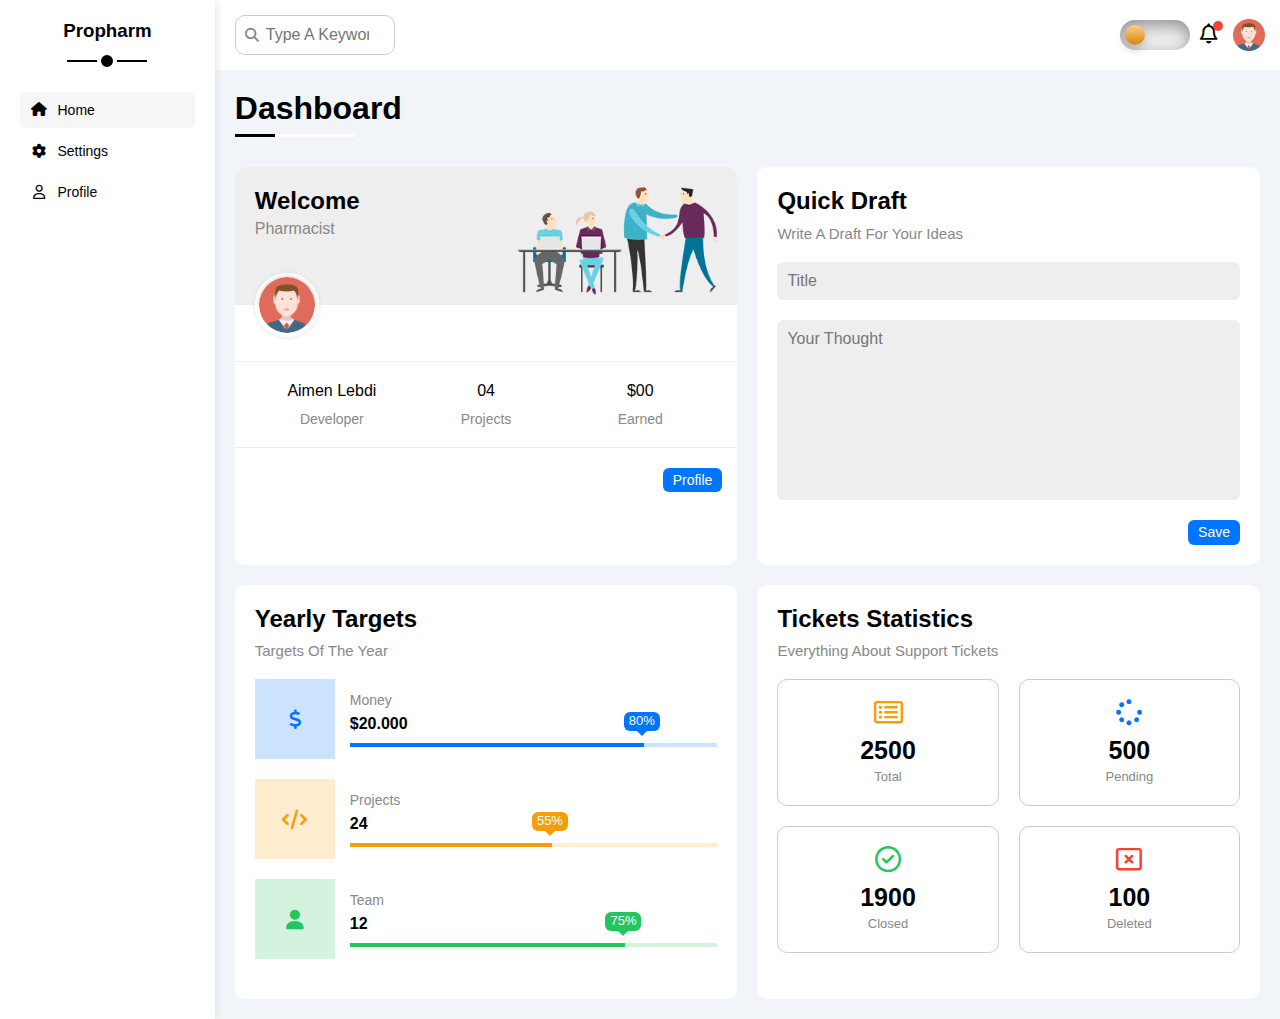
<file: index.html>
<!DOCTYPE html>
<html lang="en">
  <head>
    <meta charset="UTF-8" />
    <meta name="viewport" content="width=device-width, initial-scale=1.0" />
    <link rel="stylesheet" href="css/all.min.css" />
    <link rel="stylesheet" href="css/normalize.css" />
    <link rel="stylesheet" href="css/framework.css" />
    <link rel="stylesheet" href="css/master.css" />
    <!-- google fonts Cairo -->
    <link rel="preconnect" href="https://fonts.googleapis.com" />
    <link rel="preconnect" href="https://fonts.gstatic.com" crossorigin />
    <link
      href="https://fonts.googleapis.com/css2?family=Cairo:wght@200..1000&display=swap"
      rel="stylesheet"
    />
    <title>Propharm</title>
  </head>
  <body>
    <div class="page d-flex">
      <div class="sidebar bg-white p-20 p-relative">
        <h3 class="p-relative txt-c mt-0">Propharm</h3>
        <ul>
          <li>
            <a class="active d-flex items-center fs-14 c-black rad-6 p-10 tran-3 mb-5" href="index.html">
              <i class="fa-solid fa-house fa-fw"></i>
              <span class="fs-14 ml-10 hide-mobile">Home</span>
            </a>
          </li>
          <li>
            <a class="d-flex align-center fs-14 c-black rad-6 p-10 tran-3 mb-5" href="settings.html">
              <i class="fa-solid fa-gear fa-fw"></i>
              <span class="fs-14 ml-10 hide-mobile">Settings</span>
            </a>
          </li>
          <li>
            <a class="d-flex align-center fs-14 c-black rad-6 p-10 tran-3 mb-5" href="profile.html">
              <i class="fa-regular fa-user fa-fw"></i>
              <span class="fs-14 ml-10 hide-mobile">Profile</span>
            </a>
          </li>
        </ul>
      </div>
      <div class="content w-full">
        <!-- Start Head -->
        <div class="head bg-white p-15 between-flex">
          <div class="search p-relative">
            <input class="p-10" type="search" placeholder="Type A Keyword" />
          </div>
          <div class="icons d-flex d-flex align-center ">
            <div class="darkmode-botten center-flex mr-10">
              <input type="checkbox" id="darkmode-toggle"/>
              <label for="darkmode-toggle">
              </label>
            </div>
            <span class="notification p-relative">
              <i class="fa-regular fa-bell fa-lg"></i>
            </span>
            <img src="images/avatar.png" alt="" />
          </div>
        </div>
        <!-- End Head -->
        <h1 class="p-relative">Dashboard</h1>
        <div class="wrapper d-grid gap-20">
          <!-- Start Welcome Widget -->
          <div class="welcome bg-white rad-10 txt-c-mobile block-mobile">
            <div class="intro p-20 d-flex space-between bg-eee">
              <div>
                <h2 class="m-0">Welcome</h2>
                <p class="c-grey mt-5">Pharmacist</p>
              </div>
              <img class="hide-mobile" src="images/welcome.png" alt="" />
            </div>
            <img src="images/avatar.png" alt="" class="avatar" />
            <div class="body txt-c d-flex p-20 mt-20 mb-20 block-mobile">
              <div>Aimen Lebdi <span class="d-block c-grey fs-14 mt-10">Developer</span></div>
              <div>04 <span class="d-block c-grey fs-14 mt-10">Projects</span></div>
              <div>$00 <span class="d-block c-grey fs-14 mt-10">Earned</span></div>
            </div>
            <a href="profile.html" class="visit d-block fs-14 bg-blue c-white w-fit btn-shape">Profile</a>
          </div>
          <!-- End Welcome Widget -->
          <!-- Start Quick Draft Widget -->
          <div class="quick-draft p-20 bg-white rad-10">
            <h2 class="mt-0 mb-10">Quick Draft</h2>
            <p class="mt-0 mb-20 c-grey fs-15">Write A Draft For Your Ideas</p>
            <form>
              <input class="d-block mb-20 w-full p-10 b-none bg-eee rad-6" type="text" placeholder="Title" />
              <textarea class="d-block mb-20 w-full p-10 b-none bg-eee rad-6" placeholder="Your Thought"></textarea>
              <input class="save d-block fs-14 bg-blue c-white b-none w-fit btn-shape" type="submit" value="Save" />
            </form>
          </div>
          <!-- End Quick Draft Widget -->
          <!-- Start Targets Widget -->
          <div class="targets p-20 bg-white rad-10">
            <h2 class="mt-0 mb-10">Yearly Targets</h2>
            <p class="mt-0 mb-20 c-grey fs-15">Targets Of The Year</p>
            <div class="target-row mb-20 blue center-flex">
              <div class="icon center-flex">
                <i class="fa-solid fa-dollar-sign fa-lg c-blue"></i>
              </div>
              <div class="details">
                <span class="fs-14 c-grey">Money</span>
                <span class="d-block mt-5 mb-10 fw-bold">$20.000</span>
                <div class="progress p-relative">
                  <span class="bg-blue blue" style="width: 80%">
                    <span class="bg-blue">80%</span>
                  </span>
                </div>
              </div>
            </div>
            <div class="target-row mb-20 center-flex orange">
              <div class="icon center-flex">
                <i class="fa-solid fa-code fa-lg c-orange"></i>
              </div>
              <div class="details">
                <span class="fs-14 c-grey">Projects</span>
                <span class="d-block mt-5 mb-10 fw-bold">24</span>
                <div class="progress p-relative">
                  <span class="bg-orange orange" style="width: 55%">
                    <span class="bg-orange">55%</span>
                  </span>
                </div>
              </div>
            </div>
            <div class="target-row mb-20 center-flex green">
              <div class="icon center-flex">
                <i class="fa-solid fa-user fa-lg c-green"></i>
              </div>
              <div class="details">
                <span class="fs-14 c-grey">Team</span>
                <span class="d-block mt-5 mb-10 fw-bold">12</span>
                <div class="progress p-relative">
                  <span class="bg-green green" style="width: 75%">
                    <span class="bg-green">75%</span>
                  </span>
                </div>
              </div>
            </div>
          </div>
          <!-- End Targets Widget -->
          <!-- Start Ticket Widget -->
          <div class="tickets p-20 bg-white rad-10">
            <h2 class="mt-0 mb-10">Tickets Statistics</h2>
            <p class="mt-0 mb-20 c-grey fs-15">Everything About Support Tickets</p>
            <div class="d-flex txt-c gap-20 f-wrap">
              <div class="box p-20 rad-10 fs-13 c-grey">
                <i class="fa-regular fa-rectangle-list fa-2x mb-10 c-orange"></i>
                <span class="d-block c-black fw-bold fs-25 mb-5">2500</span>
                Total
              </div>
              <div class="box p-20 rad-10 fs-13 c-grey">
                <i class="fa-solid fa-spinner fa-2x mb-10 c-blue"></i>
                <span class="d-block c-black fw-bold fs-25 mb-5">500</span>
                Pending
              </div>
              <div class="box p-20 rad-10 fs-13 c-grey">
                <i class="fa-regular fa-circle-check fa-2x mb-10 c-green"></i>
                <span class="d-block c-black fw-bold fs-25 mb-5">1900</span>
                Closed
              </div>
              <div class="box p-20 rad-10 fs-13 c-grey">
                <i class="fa-regular fa-rectangle-xmark fa-2x mb-10 c-red"></i>
                <span class="d-block c-black fw-bold fs-25 mb-5">100</span>
                Deleted
              </div>
            </div>
          </div>
          <!-- End Ticket Widget -->
      </div>
    </div>
  </body>
</html>
</file>
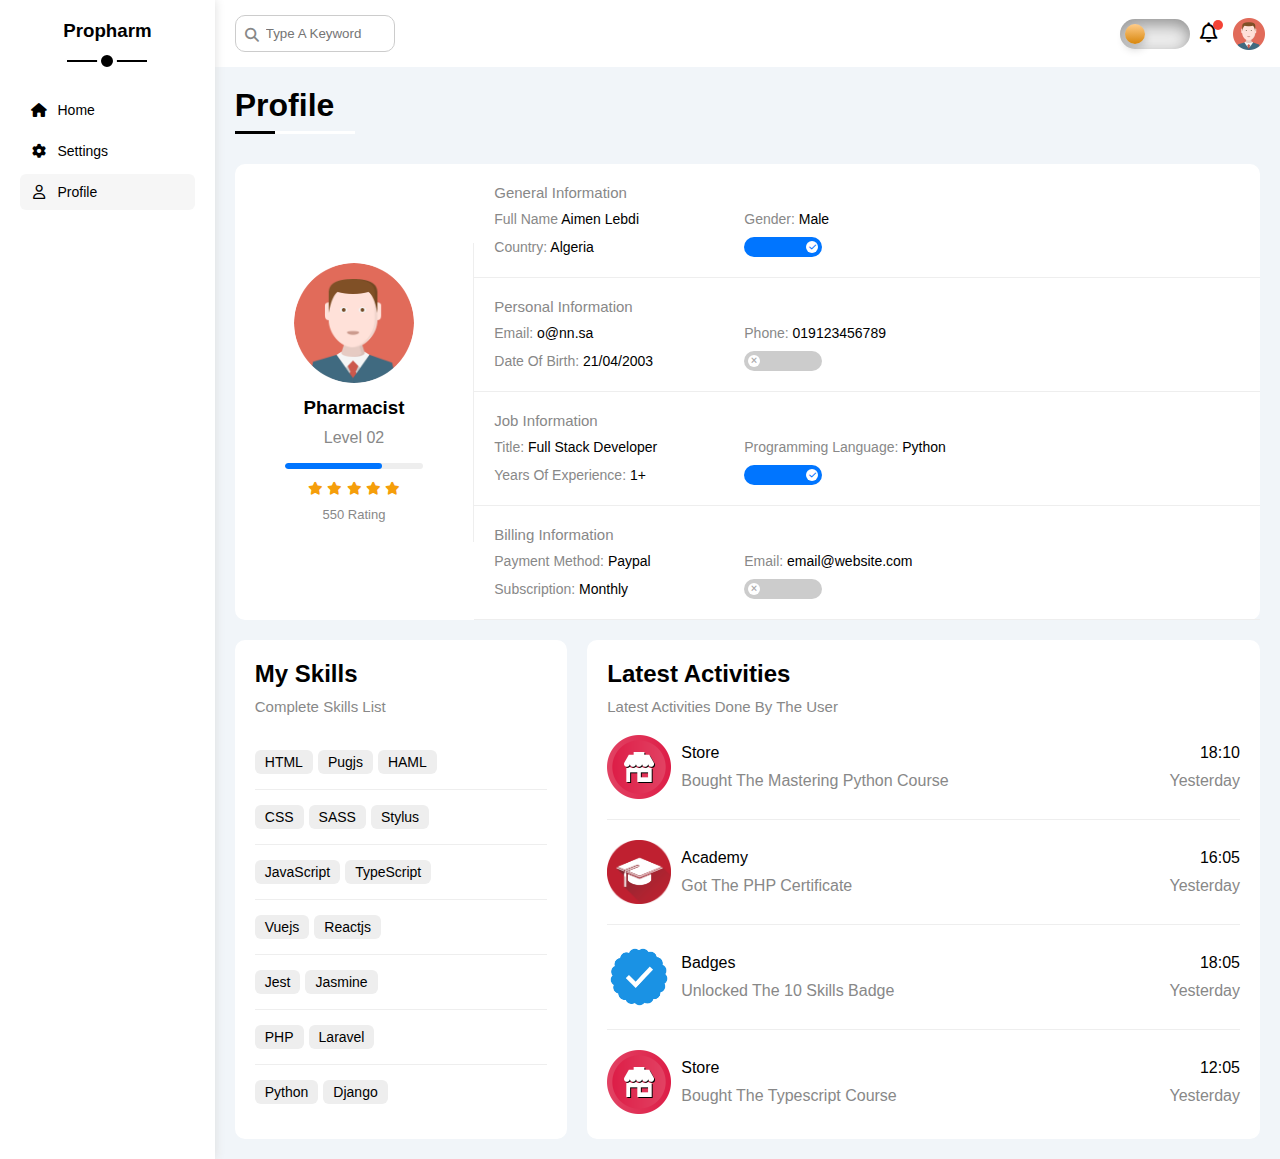
<file: profile.html>
<!DOCTYPE html>
<html lang="en">
  <head>
    <meta charset="UTF-8" />
    <meta http-equiv="X-UA-Compatible" content="IE=edge" />
    <meta name="viewport" content="width=device-width, initial-scale=1.0" />
    <title>Settings</title>
    <link rel="stylesheet" href="css/all.min.css" />
    <link rel="stylesheet" href="css/framework.css" />
    <link rel="stylesheet" href="css/master.css" />
    <link rel="preconnect" href="https://fonts.googleapis.com" />
    <link rel="preconnect" href="https://fonts.gstatic.com" crossorigin />
    <link
      href="https://fonts.googleapis.com/css2?family=Cairo:wght@200..1000&display=swap"
      rel="stylesheet"
    />
  </head>
  <body>
    <div class="page d-flex">
      <div class="sidebar bg-white p-20 p-relative">
        <h3 class="p-relative txt-c mt-0">Propharm</h3>
        <ul>
          <li>
            <a
              class="d-flex align-center fs-14 c-black rad-6 p-10"
              href="index.html"
            >
              <i class="fa-solid fa-house fa-fw"></i>
              <span>Home</span>
            </a>
          </li>
          <li>
            <a
              class="d-flex align-center fs-14 c-black rad-6 p-10"
              href="settings.html"
            >
              <i class="fa-solid fa-gear fa-fw"></i>
              <span>Settings</span>
            </a>
          </li>
          <li>
            <a
              class="active d-flex align-center fs-14 c-black rad-6 p-10"
              href="profile.html"
            >
              <i class="fa-regular fa-user fa-fw"></i>
              <span>Profile</span>
            </a>
          </li>
        </ul>
      </div>
      <div class="content w-full">
        <!-- Start Head -->
        <div class="head bg-white p-15 between-flex">
          <div class="search p-relative">
            <input class="p-10" type="search" placeholder="Type A Keyword" />
          </div>
          <div class="icons d-flex align-center">
            <div class="darkmode-botten center-flex mr-10">
              <input type="checkbox" id="darkmode-toggle" />
              <label for="darkmode-toggle"> </label>
            </div>
            <span class="notification p-relative">
              <i class="fa-regular fa-bell fa-lg"></i>
            </span>
            <img src="images/avatar.png" alt="" />
          </div>
        </div>
        <!-- End Head -->
        <h1 class="p-relative">Profile</h1>
        <div class="profile-page m-20">
          <!-- Start Overview -->
          <div class="overview bg-white rad-10 d-flex align-center">
            <div class="avatar-box txt-c p-20">
              <img class="rad-half mb-10" src="images/avatar.png" alt="" />
              <h3 class="m-0">Pharmacist</h3>
              <p class="c-grey mt-10">Level 02</p>
              <div class="level rad-6 bg-eee p-relative">
                <span style="width: 70%"></span>
              </div>
              <div class="rating mt-10 mb-10">
                <i class="fa-solid fa-star c-orange fs-13"></i>
                <i class="fa-solid fa-star c-orange fs-13"></i>
                <i class="fa-solid fa-star c-orange fs-13"></i>
                <i class="fa-solid fa-star c-orange fs-13"></i>
                <i class="fa-solid fa-star c-orange fs-13"></i>
              </div>
              <p class="c-grey m-0 fs-13">550 Rating</p>
            </div>
            <div class="info-box w-full txt-c-mobile">
              <!-- Start Information Row -->
              <div class="box p-20 d-flex align-center">
                <h4 class="c-grey fs-15 m-0 w-full">General Information</h4>
                <div class="fs-14">
                  <span class="c-grey">Full Name</span>
                  <span>Aimen Lebdi</span>
                </div>
                <div class="fs-14">
                  <span class="c-grey">Gender:</span>
                  <span>Male</span>
                </div>
                <div class="fs-14">
                  <span class="c-grey">Country:</span>
                  <span>Algeria</span>
                </div>
                <div class="fs-14">
                  <label>
                    <input class="toggle-checkbox" type="checkbox" checked />
                    <div class="toggle-switch"></div>
                  </label>
                </div>
              </div>
              <!-- End Information Row -->
              <!-- Start Information Row -->
              <div class="box p-20 d-flex align-center">
                <h4 class="c-grey w-full fs-15 m-0">Personal Information</h4>
                <div class="fs-14">
                  <span class="c-grey">Email:</span>
                  <span>o@nn.sa</span>
                </div>
                <div class="fs-14">
                  <span class="c-grey">Phone:</span>
                  <span>019123456789</span>
                </div>
                <div class="fs-14">
                  <span class="c-grey">Date Of Birth:</span>
                  <span>21/04/2003</span>
                </div>
                <div class="fs-14">
                  <label>
                    <input class="toggle-checkbox" type="checkbox" />
                    <div class="toggle-switch"></div>
                  </label>
                </div>
              </div>
              <!-- End Information Row -->
              <!-- Start Information Row -->
              <div class="box p-20 d-flex align-center">
                <h4 class="c-grey w-full fs-15 m-0">Job Information</h4>
                <div class="fs-14">
                  <span class="c-grey">Title:</span>
                  <span>Full Stack Developer</span>
                </div>
                <div class="fs-14">
                  <span class="c-grey">Programming Language:</span>
                  <span>Python</span>
                </div>
                <div class="fs-14">
                  <span class="c-grey">Years Of Experience:</span>
                  <span>1+</span>
                </div>
                <div class="fs-14">
                  <label>
                    <input class="toggle-checkbox" type="checkbox" checked />
                    <div class="toggle-switch"></div>
                  </label>
                </div>
              </div>
              <!-- End Information Row -->
              <!-- Start Information Row -->
              <div class="box p-20 d-flex align-center">
                <h4 class="c-grey w-full fs-15 m-0">Billing Information</h4>
                <div class="fs-14">
                  <span class="c-grey">Payment Method:</span>
                  <span>Paypal</span>
                </div>
                <div class="fs-14">
                  <span class="c-grey">Email:</span>
                  <span>email@website.com</span>
                </div>
                <div class="fs-14">
                  <span class="c-grey">Subscription:</span>
                  <span>Monthly</span>
                </div>
                <div class="fs-14">
                  <label>
                    <input class="toggle-checkbox" type="checkbox" />
                    <div class="toggle-switch"></div>
                  </label>
                </div>
              </div>
              <!-- End Information Row -->
            </div>
          </div>
          <!-- End Overview -->
          <!-- Start Other Data -->
          <div class="other-data d-flex gap-20">
            <div class="skills-card p-20 bg-white rad-10 mt-20">
              <h2 class="mt-0 mb-10">My Skills</h2>
              <p class="mt-0 mb-20 c-grey fs-15">Complete Skills List</p>
              <ul class="m-0 txt-c-mobile">
                <li><span>HTML</span><span>Pugjs</span><span>HAML</span></li>
                <li><span>CSS</span><span>SASS</span><span>Stylus</span></li>
                <li><span>JavaScript</span><span>TypeScript</span></li>
                <li><span>Vuejs</span><span>Reactjs</span></li>
                <li><span>Jest</span><span>Jasmine</span></li>
                <li><span>PHP</span><span>Laravel</span></li>
                <li><span>Python</span><span>Django</span></li>
              </ul>
            </div>
            <div class="activities p-20 bg-white rad-10 mt-20">
              <h2 class="mt-0 mb-10">Latest Activities</h2>
              <p class="mt-0 mb-20 c-grey fs-15">
                Latest Activities Done By The User
              </p>
              <div class="activity d-flex align-center txt-c-mobile">
                <img src="images/activity-01.png" alt="" />
                <div class="info">
                  <span class="d-block mb-10">Store</span>
                  <span class="c-grey">Bought The Mastering Python Course</span>
                </div>
                <div class="date">
                  <span class="d-block mb-10">18:10</span>
                  <span class="c-grey">Yesterday</span>
                </div>
              </div>
              <div class="activity d-flex align-center txt-c-mobile">
                <img src="images/activity-02.png" alt="" />
                <div class="info">
                  <span class="d-block mb-10">Academy</span>
                  <span class="c-grey">Got The PHP Certificate</span>
                </div>
                <div class="date">
                  <span class="d-block mb-10">16:05</span>
                  <span class="c-grey">Yesterday</span>
                </div>
              </div>
              <div class="activity d-flex align-center txt-c-mobile">
                <img src="images/activity-03.png" alt="" />
                <div class="info">
                  <span class="d-block mb-10">Badges</span>
                  <span class="c-grey">Unlocked The 10 Skills Badge</span>
                </div>
                <div class="date">
                  <span class="d-block mb-10">18:05</span>
                  <span class="c-grey">Yesterday</span>
                </div>
              </div>
              <div class="activity d-flex align-center txt-c-mobile">
                <img src="images/activity-01.png" alt="" />
                <div class="info">
                  <span class="d-block mb-10">Store</span>
                  <span class="c-grey">Bought The Typescript Course</span>
                </div>
                <div class="date">
                  <span class="d-block mb-10">12:05</span>
                  <span class="c-grey">Yesterday</span>
                </div>
              </div>
            </div>
          </div>
          <!-- End Other Data -->
        </div>
      </div>
    </div>
  </body>
</html>
</file>
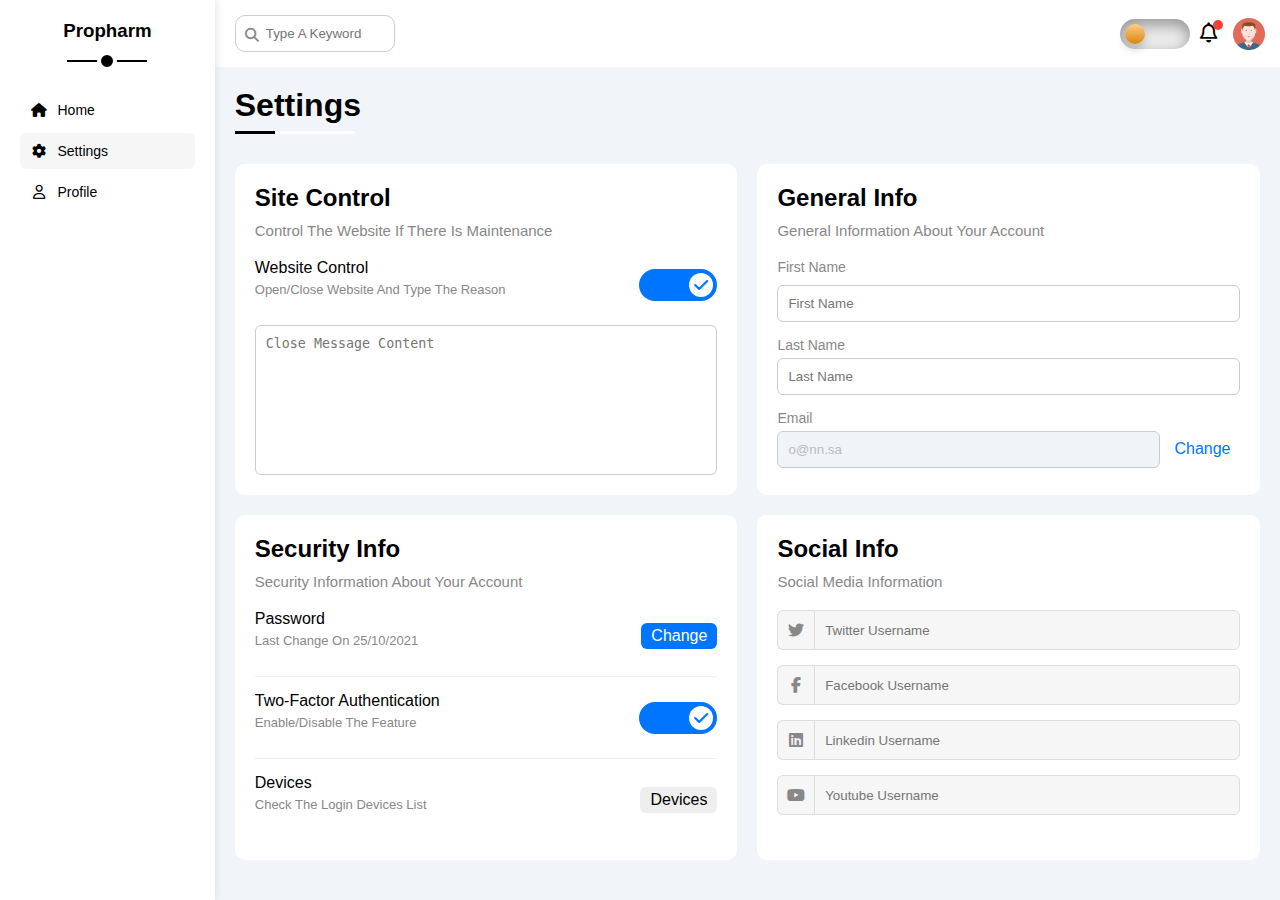
<file: settings.html>
<!DOCTYPE html>
<html lang="en">
  <head>
    <meta charset="UTF-8" />
    <meta http-equiv="X-UA-Compatible" content="IE=edge" />
    <meta name="viewport" content="width=device-width, initial-scale=1.0" />
    <title>Settings</title>
    <link rel="stylesheet" href="css/all.min.css" />
    <link rel="stylesheet" href="css/framework.css" />
    <link rel="stylesheet" href="css/master.css" />
    <link rel="preconnect" href="https://fonts.googleapis.com" />
    <link rel="preconnect" href="https://fonts.gstatic.com" crossorigin />
    <link
      href="https://fonts.googleapis.com/css2?family=Cairo:wght@200..1000&display=swap"
      rel="stylesheet"
    />
  </head>
  <body>
    <div class="page d-flex">
      <div class="sidebar bg-white p-20 p-relative">
        <h3 class="p-relative txt-c mt-0">Propharm</h3>
        <ul>
          <li>
            <a
              class="d-flex align-center fs-14 c-black rad-6 p-10"
              href="index.html"
            >
              <i class="fa-solid fa-house fa-fw"></i>
              <span>Home</span>
            </a>
          </li>
          <li>
            <a
              class="active d-flex align-center fs-14 c-black rad-6 p-10"
              href="settings.html"
            >
              <i class="fa-solid fa-gear fa-fw"></i>
              <span>Settings</span>
            </a>
          </li>
          <li>
            <a
              class="d-flex align-center fs-14 c-black rad-6 p-10"
              href="profile.html"
            >
              <i class="fa-regular fa-user fa-fw"></i>
              <span>Profile</span>
            </a>
          </li>
        </ul>
      </div>
      <div class="content w-full">
        <!-- Start Head -->
        <div class="head bg-white p-15 between-flex">
          <div class="search p-relative">
            <input class="p-10" type="search" placeholder="Type A Keyword" />
          </div>
          <div class="icons d-flex align-center">
            <div class="darkmode-botten center-flex mr-10">
              <input type="checkbox" id="darkmode-toggle" />
              <label for="darkmode-toggle"> </label>
            </div>
            <span class="notification p-relative">
              <i class="fa-regular fa-bell fa-lg"></i>
            </span>
            <img src="images/avatar.png" alt="" />
          </div>
        </div>
        <!-- End Head -->
        <h1 class="p-relative">Settings</h1>
        <div class="settings-page m-20 d-grid gap-20">
          <!-- Start Settings Box -->
          <div class="p-20 bg-white rad-10">
            <h2 class="mt-0 mb-10">Site Control</h2>
            <p class="mt-0 mb-20 c-grey fs-15">
              Control The Website If There Is Maintenance
            </p>
            <div class="mb-15 between-flex">
              <div>
                <span>Website Control</span>
                <p class="c-grey mt-5 mb-0 fs-13">
                  Open/Close Website And Type The Reason
                </p>
              </div>
              <div>
                <label>
                  <input class="toggle-checkbox" type="checkbox" checked />
                  <div class="toggle-switch"></div>
                </label>
              </div>
            </div>
            <textarea
              class="close-message p-10 rad-6 d-block w-full"
              placeholder="Close Message Content"
            ></textarea>
          </div>
          <!-- End Settings Box -->
          <!-- Start Settings Box -->
          <div class="p-20 bg-white rad-10">
            <h2 class="mt-0 mb-10">General Info</h2>
            <p class="mt-0 mb-20 c-grey fs-15">
              General Information About Your Account
            </p>
            <div class="mb-15">
              <label class="fs-14 c-grey d-block mb-10" for="first"
                >First Name</label
              >
              <input
                class="b-none border-ccc p-10 rad-6 d-block w-full"
                type="text"
                id="first"
                placeholder="First Name"
              />
            </div>
            <div class="mb-15">
              <label class="fs-14 c-grey d-block mb-5" for="last"
                >Last Name</label
              >
              <input
                class="b-none border-ccc p-10 rad-6 d-block w-full"
                id="last"
                type="text"
                placeholder="Last Name"
              />
            </div>
            <div>
              <label class="fs-14 c-grey d-block mb-5" for="email">Email</label>
              <input
                class="email b-none border-ccc p-10 rad-6 w-full mr-10"
                id="email"
                type="email"
                value="o@nn.sa"
                disabled
              />
              <a class="c-blue" href="#">Change</a>
            </div>
          </div>
          <!-- End Settings Box -->
          <!-- Start Settings Box -->
          <div class="p-20 bg-white rad-10">
            <h2 class="mt-0 mb-10">Security Info</h2>
            <p class="mt-0 mb-20 c-grey fs-15">
              Security Information About Your Account
            </p>
            <div class="sec-box mb-15 between-flex">
              <div>
                <span>Password</span>
                <p class="c-grey mt-5 mb-0 fs-13">Last Change On 25/10/2021</p>
              </div>
              <a class="button bg-blue c-white btn-shape" href="#">Change</a>
            </div>
            <div class="sec-box mb-15 between-flex">
              <div>
                <span>Two-Factor Authentication</span>
                <p class="c-grey mt-5 mb-0 fs-13">Enable/Disable The Feature</p>
              </div>
              <label>
                <input class="toggle-checkbox" type="checkbox" checked />
                <div class="toggle-switch"></div>
              </label>
            </div>
            <div class="sec-box between-flex">
              <div>
                <span>Devices</span>
                <p class="c-grey mt-5 mb-0 fs-13">
                  Check The Login Devices List
                </p>
              </div>
              <a class="bg-eee c-black btn-shape" href="#">Devices</a>
            </div>
          </div>
          <!-- End Settings Box -->
          <!-- Start Settings Box -->
          <div class="social-boxes p-20 bg-white rad-10">
            <h2 class="mt-0 mb-10">Social Info</h2>
            <p class="mt-0 mb-20 c-grey fs-15">Social Media Information</p>
            <div class="d-flex align-center mb-15">
              <i class="fa-brands fa-twitter center-flex c-grey"></i>
              <input
                class="w-full"
                type="text"
                placeholder="Twitter Username"
              />
            </div>
            <div class="d-flex align-center mb-15">
              <i class="fa-brands fa-facebook-f center-flex c-grey"></i>
              <input
                class="w-full"
                type="text"
                placeholder="Facebook Username"
              />
            </div>
            <div class="d-flex align-center mb-15">
              <i class="fa-brands fa-linkedin center-flex c-grey"></i>
              <input
                class="w-full"
                type="text"
                placeholder="Linkedin Username"
              />
            </div>
            <div class="d-flex align-center">
              <i class="fa-brands fa-youtube center-flex c-grey"></i>
              <input
                class="w-full"
                type="text"
                placeholder="Youtube Username"
              />
            </div>
          </div>
          <!-- End Settings Box -->
        </div>
      </div>
    </div>
  </body>
</html>
</file>
<file: css/framework.css>
:root {
  --blue-color: #0075ff;
  --blue-alt-color: #0d69d5;
  --orange-color: #f59e0b;
  --green-color: #22c55e;
  --red-color: #f44336;
  --grey-color: #888;
}
/* Start Box */
.d-flex {
  display: flex;
}
.f-wrap {
  flex-wrap: wrap;
}
.align-center {
  align-items: center;
}
.space-between {
  justify-content: space-between;
}
.d-grid {
  display: grid;
}
.gap-20 {
  gap: 20px;
}
.d-block {
  display: block;
}
@media (max-width: 767px) {
  .block-mobile {
    display: block;
  }
  .hide-mobile {
    display: none;
  }
}
/* End Box */
/* Start Padding + Margin */
.p-10 {
  padding: 10px;
}
.p-15 {
  padding: 15px;
}
.p-20 {
  padding: 20px;
}
.pt-10 {
  padding-top: 10px;
}
.pt-15 {
  padding-top: 15px;
}
.pt-20 {
  padding-top: 20px;
}
.pb-10 {
  padding-bottom: 10px;
}
.pb-15 {
  padding-bottom: 15px;
}
.pb-20 {
  padding-bottom: 20px;
}
.pl-15 {
  padding-left: 15px;
}
.m-0 {
  margin: 0;
}
.m-15 {
  margin: 15px;
}
.m-20 {
  margin: 20px;
}
.mt-0 {
  margin-top: 0;
}
.mt-5 {
  margin-top: 5px;
}
.mt-10 {
  margin-top: 10px;
}
.mt-15 {
  margin-top: 15px;
}
.mt-20 {
  margin-top: 20px;
}
.mt-25 {
  margin-top: 25px;
}
.mr-10 {
  margin-right: 10px;
}
.mr-15 {
  margin-right: 15px;
}
.mb-5 {
  margin-bottom: 5px;
}
.mb-10 {
  margin-bottom: 10px;
}
.mb-15 {
  margin-bottom: 15px;
}
.mb-20 {
  margin-bottom: 20px;
}
.mb-25 {
  margin-bottom: 25px;
}
/* End Padding + Margin */
/* Start Color */
.c-black {
  color: black;
}
.c-white {
  color: white;
}
.c-grey {
  color: var(--grey-color);
}
.c-red {
  color: var(--red-color);
}
.c-green {
  color: var(--green-color);
}
.c-blue {
  color: var(--blue-color);
}
.c-orange {
  color: var(--orange-color);
}
.bg-red {
  background-color: var(--red-color);
}
.bg-green {
  background-color: var(--green-color);
}
.bg-blue {
  background-color: var(--blue-color);
}
.bg-orange {
  background-color: var(--orange-color);
}
.bg-white {
  background-color: white;
}
.bg-eee {
  background-color: #eee;
}
/* End Color */
/* Start Position */
.p-relative {
  position: relative;
}
.p-absolute {
  position: absolute;
}
/* End Position */
/* Start Font */
.txt-c {
  text-align: center;
}
.fs-13 {
  font-size: 13px;
}
.fs-14 {
  font-size: 14px;
}
.fs-15 {
  font-size: 15px;
}
.fs-25 {
  font-size: 25px;
}
.fw-bold {
  font-weight: bold;
}
@media (max-width: 767px) {
  .txt-c-mobile {
    text-align: center;
  }
}
/* End Font */
/* Start Border */
.rad-6 {
  border-radius: 6px;
}
.rad-10 {
  border-radius: 10px;
}
.rad-half {
  border-radius: 50%;
}
.b-none {
  border: none;
}
.border-ccc {
  border: 1px solid #ccc;
}
.border-eee {
  border: 1px solid #eee;
}

/* End Border */
/* Start Width + Height */
.w-full {
  width: 100%;
}
.w-100 {
  width: 100px;
}
.w-fit {
  width: fit-content;
}
.h-full {
  height: 100%;
}
.h-100 {
  height: 100px;
}
/* End Width + Height */
/* Start Components */
.center-flex {
  display: flex;
  align-items: center;
  justify-content: center;
}
.between-flex {
  display: flex;
  align-items: center;
  justify-content: space-between;
}
.btn-shape {
  padding: 4px 10px;
  border-radius: 6px;
}
/* End Components */
</file>
<file: css/master.css>
:root {
  --blue-color: #0075ff;
  --blue-alt-color: #0d69d5;
  --orange-color: #f59e0b;
  --green-color: #22c55e;
  --red-color: #f44336;
  --grey-color: #888;
}
* {
  -webkit-box-sizing: border-box;
  -moz-box-sizing: border-box;
  box-sizing: border-box;
}
body {
  font-family: "Cario", sans-serif;
  margin: 0;
}
:focus {
  outline: none;
}
ul {
  list-style: none;
  padding: 0;
}
a {
  text-decoration: none;
}
.page {
  background-color: #f1f5f9;
  min-height: 100vh;
}
/* start globale rules */
.darkmode-botten label {
  width: 70px;
  height: 30px;
  position: relative;
  display: block;
  background: #ebebeb;
  border-radius: 20px;
  box-shadow: inset 0px 5px 15px rgba(0, 0, 0, 0.4),
    inset 0px -5px 15px rgba(255, 255, 255, 0.4);
  cursor: pointer;
}
.darkmode-botten label:after {
  content: "";
  width: 20px;
  height: 20px;
  position: absolute;
  top: 5px;
  left: 5px;
  background: linear-gradient(180deg, #ffcc89, #d8860b);
  border-radius: 50px;
  box-shadow: 0px 5px 10px rgba(0, 0, 0, 0.2);
}
.darkmode-botten input {
  width: 0;
  height: 0;
  visibility: hidden;
}
.darkmode-botten input:checked + label {
  background: #242424;
}
.darkmode-botten input:checked + label:after {
  left: 65px;
  transform: translateX(-100%);
  background: linear-gradient(180deg, #777, #3a3a3a);
}
.darkmode-botten label,
label:after {
  transition: 0.3s;
}
.darkmode-botten label:active:after {
  width: 26px;
}
@media (max-width: 767px) {
  .darkmode-botten label {
    width: 40px;
    height: 20px;
  }
  .darkmode-botten label:after {
    width: 17px;
    height: 17px;
    top: 1px;
    left: 2px;
  }
  .darkmode-botten input:checked + label:after {
    left: 38px;
  }
}
/* end globale rules */
/* Start Sidebar */
.sidebar {
  width: 250px;
  box-shadow: 0 0 10px #ddd;
}
.sidebar > h3 {
  margin-bottom: 50px;
}
.sidebar > h3::before,
.sidebar > h3::after {
  content: "";
  background-color: black;
  transform: translateX(-50%);
  position: absolute;
  left: 50%;
}
.sidebar > h3::before {
  width: 80px;
  height: 2px;
  bottom: -20px;
}
.sidebar > h3::after {
  bottom: -29px;
  width: 12px;
  height: 12px;
  border-radius: 50%;
  border: 4px solid white;
}
.sidebar ul li a {
  transition: 0.3s;
  margin-bottom: 5px;
}
.sidebar ul li a:hover,
.sidebar ul li a.active {
  background-color: #f6f6f6;
}
.sidebar ul li a span {
  font-size: 14px;
  margin-left: 10px;
}
@media (max-width: 767px) {
  .sidebar {
    width: 58px;
    padding: 10px;
  }
  .sidebar > h3 {
    font-size: 9px;
    margin-bottom: 15px;
  }
  .sidebar > h3::before,
  .sidebar > h3::after {
    display: none;
  }
  .sidebar ul li a span {
    display: none;
  }
}
/* Start Content */
.content {
  overflow: hidden;
}
.head .search::before {
  font-family: var(--fa-style-family-classic);
  content: "\f002";
  font-weight: 900;
  position: absolute;
  left: 15px;
  top: 50%;
  transform: translateY(-50%);
  font-size: 14px;
  color: var(--grey-color);
}
.head .search input {
  border: 1px solid #ccc;
  border-radius: 10px;
  margin-left: 5px;
  padding-left: 30px;
  width: 160px;
  transition: width 0.3s;
}
.head .search input:focus {
  width: 200px;
}
.head .search input:focus::placeholder {
  opacity: 0;
}
.head .icons .notification::before {
  content: "";
  position: absolute;
  width: 10px;
  height: 10px;
  background-color: var(--red-color);
  border-radius: 50%;
  right: -5px;
  top: -5px;
}
.head .icons img {
  width: 32px;
  height: 32px;
  margin-left: 15px;
}
.page h1 {
  margin: 20px 20px 40px;
}
.page h1::before,
.page h1::after {
  content: "";
  height: 3px;
  position: absolute;
  bottom: -10px;
  left: 0;
}
.page h1::before {
  background-color: white;
  width: 120px;
}
.page h1::after {
  background-color: black;
  width: 40px;
}
.wrapper {
  grid-template-columns: repeat(auto-fill, minmax(450px, 1fr));
  margin-left: 20px;
  margin-right: 20px;
  margin-bottom: 20px;
}
@media (max-width: 767px) {
  .wrapper {
    grid-template-columns: minmax(200px, 1fr);
    margin-left: 10px;
    margin-right: 10px;
    gap: 10px;
  }
}
/* End Content */
/* Start Welcome Widget */
.welcome {
  overflow: hidden;
}
.welcome .intro img {
  width: 200px;
  margin-bottom: -10px;
}
.welcome .avatar {
  width: 64px;
  height: 64px;
  border: 2px solid white;
  border-radius: 50%;
  padding: 2px;
  box-shadow: 0 0 5px #ddd;
  margin-left: 20px;
  margin-top: -32px;
}
.welcome .body {
  border-top: 1px solid #eee;
  border-bottom: 1px solid #eee;
}
.welcome .body > div {
  flex: 1;
}
.welcome .visit {
  margin: 0 15px 15px auto;
  transition: 0.3s;
}
.welcome .visit:hover {
  background-color: var(--blue-alt-color);
}
@media (max-width: 767px) {
  .welcome .intro {
    padding-bottom: 30px;
  }
  .welcome .avatar {
    margin-left: 0;
  }
  .welcome .body > div:not(:last-child) {
    margin-bottom: 20px;
  }
}
/* End Welcome Widget */
/* Start Quick Draft Widget */
.quick-draft textarea {
  resize: none;
  min-height: 180px;
}
.quick-draft .save {
  margin-left: auto;
  transition: 0.3s;
  cursor: pointer;
}
.quick-draft .save:hover {
  background-color: var(--blue-alt-color);
}
/* End Quick Draft Widget */
/* Start Targets */
.targets .target-row .icon {
  width: 80px;
  height: 80px;
  margin-right: 15px;
}
.targets .details {
  flex: 1;
}
.targets .details .progress {
  height: 4px;
}
.targets .details .progress > span {
  position: absolute;
  left: 0;
  top: 0;
  height: 100%;
}
.targets .details .progress > span span {
  position: absolute;
  bottom: 16px;
  right: -16px;
  color: white;
  padding: 2px 5px;
  border-radius: 6px;
  font-size: 13px;
}
.targets .details .progress > span span::after {
  content: "";
  border-color: transparent;
  border-width: 5px;
  border-style: solid;
  position: absolute;
  bottom: -10px;
  left: 50%;
  transform: translateX(-50%);
}
.targets .details .progress > .blue span::after {
  border-top-color: var(--blue-color);
}
.targets .details .progress > .orange span::after {
  border-top-color: var(--orange-color);
}
.targets .details .progress > .green span::after {
  border-top-color: var(--green-color);
}
.blue .icon,
.blue .progress {
  background-color: rgb(0 117 255 / 20%);
}
.orange .icon,
.orange .progress {
  background-color: rgb(245 158 11 / 20%);
}
.green .icon,
.green .progress {
  background-color: rgb(34 197 94 / 20%);
}
/* End Targets */
/* Start Tickets */
.tickets .box {
  border: 1px solid #ccc;
  width: calc(50% - 10px);
}
@media (max-width: 767px) {
  .tickets .box {
    width: 100%;
  }
}
/* End Tickets */
/* Start Settings */
.settings-page {
  grid-template-columns: repeat(auto-fill, minmax(500px, 1fr));
}
@media (max-width: 767px) {
  .settings-page {
    grid-template-columns: minmax(100px, 1fr);
    margin-left: 10px;
    margin-right: 10px;
    gap: 10px;
  }
}
.settings-page .close-message {
  border: 1px solid #ccc;
  resize: none;
  min-height: 150px;
}
.settings-page .email {
  display: inline-flex;
  width: calc(100% - 80px);
}
.settings-page .sec-box {
  padding-bottom: 15px;
}
.settings-page .sec-box:not(:last-of-type) {
  border-bottom: 1px solid #eee;
}
.settings-page .sec-box .button {
  transition: 0.3s;
}
.settings-page .sec-box .button:hover {
  background-color: var(--blue-alt-color);
}
.settings-page .social-boxes i {
  width: 40px;
  height: 40px;
  background-color: #f6f6f6;
  border: 1px solid #ddd;
  border-right: none;
  border-radius: 6px 0 0 6px;
  transition: 0.3s;
}
.settings-page .social-boxes input {
  height: 40px;
  background-color: #f6f6f6;
  border: 1px solid #ddd;
  padding-left: 10px;
  border-radius: 0 6px 6px 0;
}
.settings-page .social-boxes > div:focus-within i {
  color: black;
}
.widgets-control .control input[type="checkbox"] {
  -webkit-appearance: none;
  appearance: none;
}
.widgets-control .control label {
  padding-left: 30px;
  cursor: pointer;
  position: relative;
}
.widgets-control .control label::before,
.widgets-control .control label::after {
  position: absolute;
  left: 0;
  top: 50%;
  margin-top: -9px;
  border-radius: 4px;
}
.widgets-control .control label::before {
  content: "";
  width: 14px;
  height: 14px;
  border: 2px solid var(--grey-color);
}
.widgets-control .control label:hover::before {
  border-color: var(--blue-alt-color);
}
.widgets-control .control label::after {
  font-family: var(--fa-style-family-classic);
  content: "\f00c";
  font-weight: 900;
  background-color: var(--blue-color);
  color: white;
  font-size: 12px;
  width: 18px;
  height: 18px;
  display: flex;
  justify-content: center;
  align-items: center;
  transform: scale(0) rotate(360deg);
  transition: 0.3s;
}
.widgets-control .control input[type="checkbox"]:checked + label::after {
  transform: scale(1);
}
.backup-control input[type="radio"] {
  -webkit-appearance: none;
  appearance: none;
}
.backup-control .date label {
  padding-left: 30px;
  cursor: pointer;
  position: relative;
}
.backup-control .date label::before {
  content: "";
  position: absolute;
  top: 50%;
  left: 0;
  margin-top: -11px;
  width: 18px;
  height: 18px;
  border: 2px solid var(--grey-color);
  border-radius: 50%;
}
.backup-control .date label::after {
  content: "";
  position: absolute;
  left: 5px;
  top: 5px;
  width: 12px;
  height: 12px;
  background: var(--blue-color);
  border-radius: 50%;
  transition: 0.3s;
  transform: scale(0);
}
.backup-control .date input[type="radio"]:checked + label::before {
  border-color: var(--blue-color);
}
.backup-control .date input[type="radio"]:checked + label::after {
  transform: scale(1);
}
.backup-control .servers {
  border-top: 1px solid #eee;
  padding-top: 20px;
}
@media (max-width: 767px) {
  .backup-control .servers {
    flex-wrap: wrap;
  }
}
.backup-control .servers .server {
  border: 2px solid #eee;
  position: relative;
}
.backup-control .servers .server label {
  cursor: pointer;
}
.backup-control .servers input[type="radio"]:checked + .server {
  border-color: var(--blue-color);
  color: var(--blue-color);
}
.toggle-checkbox {
  -webkit-appearance: none;
  appearance: none;
  display: none;
}
.toggle-switch {
  background-color: #ccc;
  width: 78px;
  height: 32px;
  border-radius: 16px;
  position: relative;
  transition: 0.3s;
  cursor: pointer;
}
.toggle-switch::before {
  font-family: var(--fa-style-family-classic);
  content: "\f00d";
  font-weight: 900;
  background-color: white;
  width: 24px;
  height: 24px;
  position: absolute;
  border-radius: 50%;
  top: 4px;
  left: 4px;
  display: flex;
  justify-content: center;
  align-items: center;
  color: #aaa;
  transition: 0.3s;
}
.toggle-checkbox:checked + .toggle-switch {
  background-color: var(--blue-color);
}
.toggle-checkbox:checked + .toggle-switch::before {
  content: "\f00c";
  left: 50px;
  color: var(--blue-color);
}
.settings-page :disabled {
  cursor: no-drop;
  background-color: #f0f4f8;
  color: #bbb;
}
/* End Settings */
/* Start Profile Page */
@media (max-width: 767px) {
  .profile-page .overview {
    flex-direction: column;
  }
}
.profile-page .avatar-box {
  width: 300px;
}
@media (min-width: 768px) {
  .profile-page .avatar-box {
    border-right: 1px solid #eee;
  }
}
.profile-page .avatar-box > img {
  width: 120px;
  height: 120px;
}
.profile-page .avatar-box .level {
  height: 6px;
  overflow: hidden;
  margin: auto;
  width: 70%;
}
.profile-page .avatar-box .level span {
  position: absolute;
  left: 0;
  top: 0;
  height: 100%;
  background-color: var(--blue-color);
  border-radius: 6px;
}
.profile-page .info-box .box {
  flex-wrap: wrap;
  border-bottom: 1px solid #eee;
  transition: 0.3s;
}
.profile-page .info-box .box:hover {
  background-color: #f9f9f9;
}
.profile-page .info-box .box > div {
  min-width: 250px;
  padding: 10px 0 0;
}
.profile-page .info-box h4 {
  font-weight: normal;
}
/* Start Training Code */
.profile-page .info-box .toggle-switch {
  height: 20px;
}
@media (max-width: 767px) {
  .profile-page .info-box .toggle-switch {
    margin: auto;
  }
}
.profile-page .info-box .toggle-switch::before {
  width: 12px;
  height: 12px;
  font-size: 8px;
}
.profile-page .info-box .toggle-checkbox:checked + .toggle-switch::before {
  left: 62px;
}
/* End Training Code */
@media (max-width: 767px) {
  .profile-page .other-data {
    flex-direction: column;
  }
}
.profile-page .skills-card {
  flex-grow: 1;
}
.profile-page .skills-card ul li {
  padding: 15px 0;
}
.profile-page .skills-card ul li:not(:last-child) {
  border-bottom: 1px solid #eee;
}
.profile-page .skills-card ul li span {
  display: inline-flex;
  padding: 4px 10px;
  background-color: #eee;
  border-radius: 6px;
  font-size: 14px;
}
.profile-page .skills-card ul li span:not(:last-child) {
  margin-right: 5px;
}
.profile-page .activities {
  flex-grow: 2;
}
.profile-page .activity:not(:last-of-type) {
  border-bottom: 1px solid #eee;
  padding-bottom: 20px;
  margin-bottom: 20px;
}
.profile-page .activity img {
  width: 64px;
  height: 64px;
  margin-right: 10px;
}
@media (min-width: 768px) {
  .profile-page .activity .date {
    margin-left: auto;
    text-align: right;
  }
}
@media (max-width: 767px) {
  .profile-page .activity {
    flex-direction: column;
  }
  .profile-page .activity img {
    margin-right: 0;
    margin-bottom: 15px;
  }
  .profile-page .activity .date {
    margin-top: 15px;
  }
}
/* End Profile Page */
</file>
